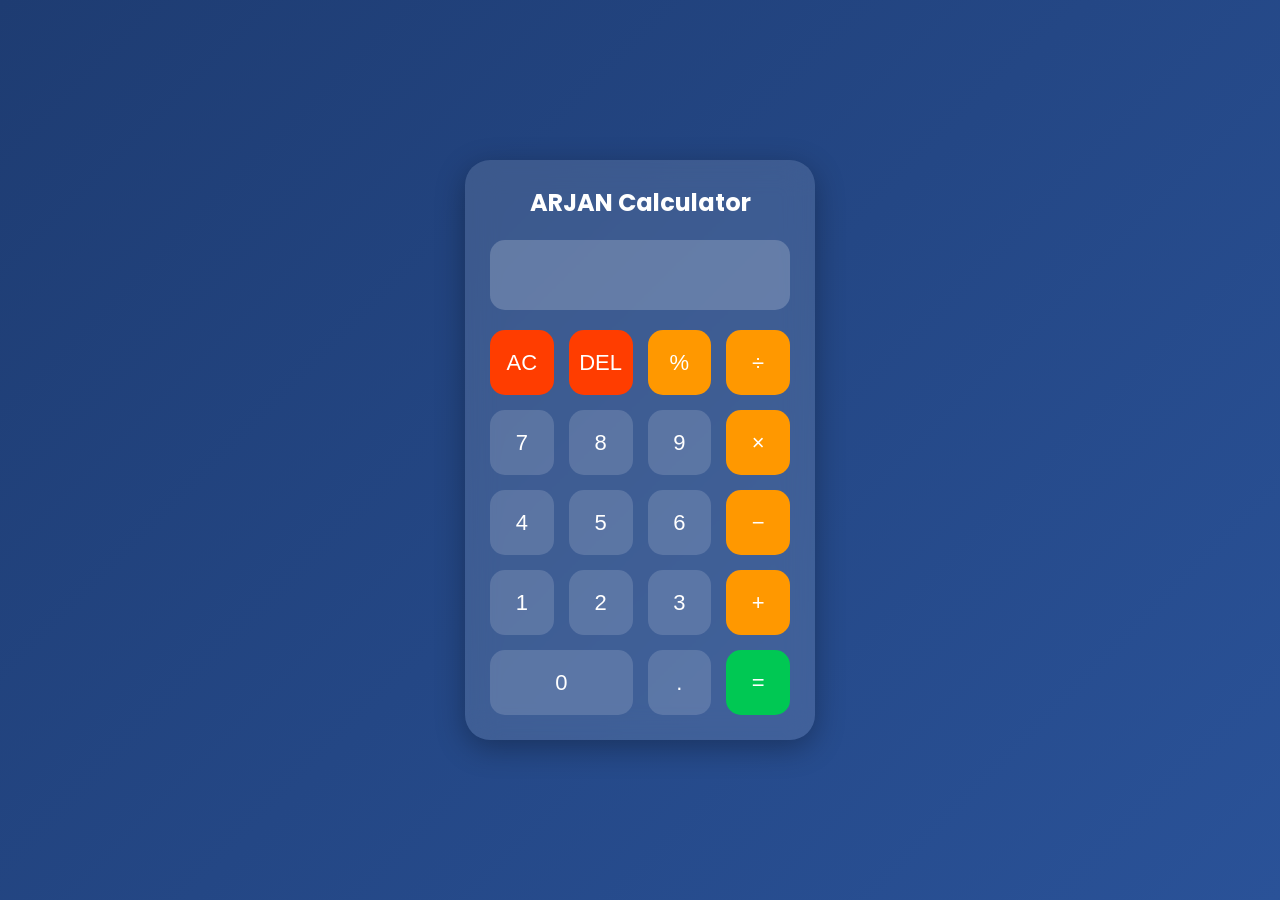
<file: Calculator/index.html>
<!DOCTYPE html>
<html lang="en">
<head>
    <meta charset="UTF-8">
    <meta name="viewport" content="width=device-width, initial-scale=1.0">
    <title>Modern Calculator</title>

    <link rel="stylesheet" href="style.css">

    <link href="https://fonts.googleapis.com/css2?family=Poppins:wght@300;400;500;600&display=swap" rel="stylesheet">
</head>
<body>

    <div class="container">

        <div class="calculator">

            <h2>ARJAN Calculator</h2>

            <input type="text" id="display" readonly>

            <div class="buttons">

                <button onclick="clearDisplay()" class="special">AC</button>
                <button onclick="deleteLast()" class="special">DEL</button>
                <button onclick="appendValue('%')" class="operator">%</button>
                <button onclick="appendValue('/')" class="operator">÷</button>

                <button onclick="appendValue('7')">7</button>
                <button onclick="appendValue('8')">8</button>
                <button onclick="appendValue('9')">9</button>
                <button onclick="appendValue('*')" class="operator">×</button>

                <button onclick="appendValue('4')">4</button>
                <button onclick="appendValue('5')">5</button>
                <button onclick="appendValue('6')">6</button>
                <button onclick="appendValue('-')" class="operator">−</button>

                <button onclick="appendValue('1')">1</button>
                <button onclick="appendValue('2')">2</button>
                <button onclick="appendValue('3')">3</button>
                <button onclick="appendValue('+')" class="operator">+</button>

                <button onclick="appendValue('0')" class="zero">0</button>
                <button onclick="appendValue('.')">.</button>
                <button onclick="calculate()" class="equal">=</button>

            </div>

        </div>

    </div>

    <script src="script.js"></script>

</body>
</html>
</file>
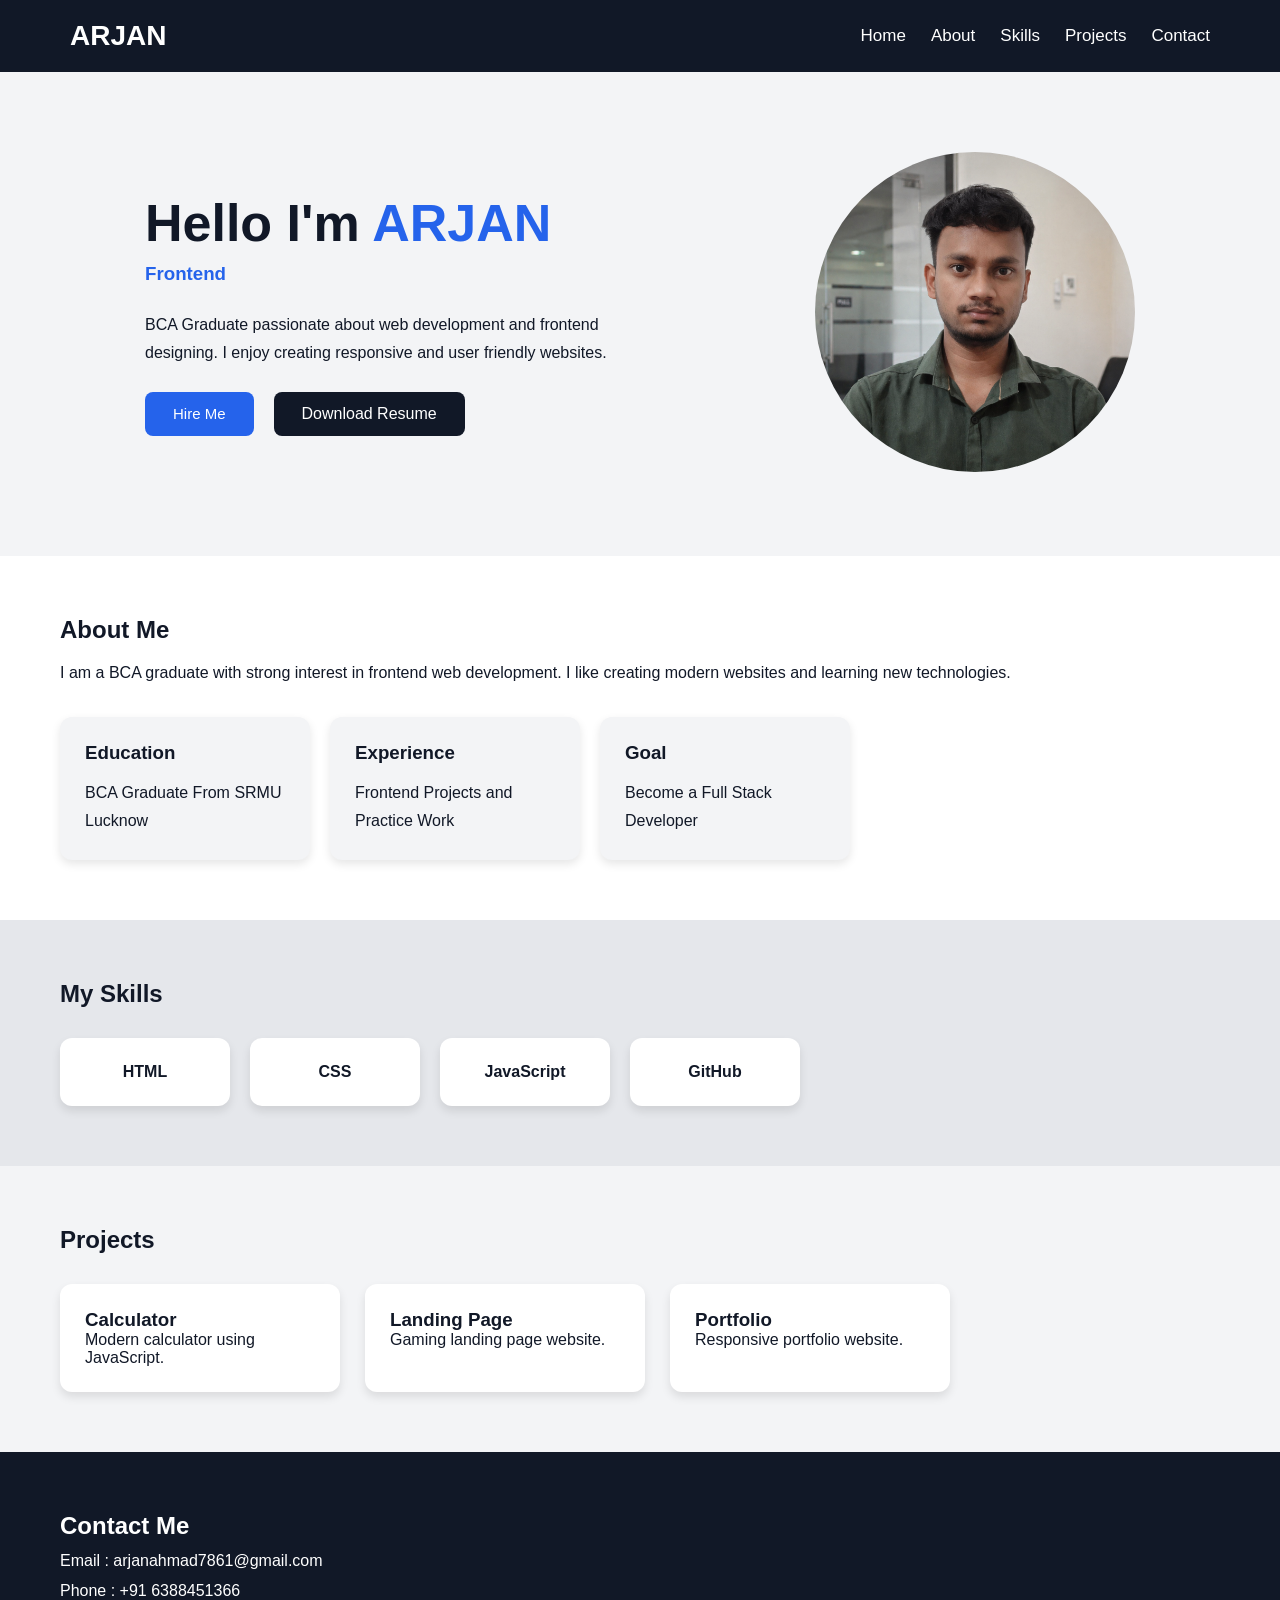
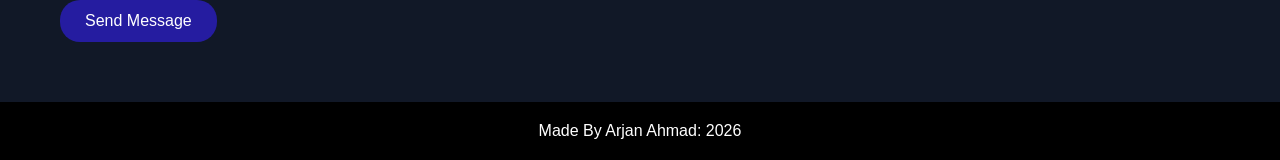
<file: Portfolio/index.html>
<!DOCTYPE html>
<html lang="en">

<head>

    <meta charset="UTF-8">

    <meta name="viewport" content="width=device-width, initial-scale=1.0">
    <title>Arjan Portfolio</title>

    <link rel="stylesheet" href="style.css">

</head>

<body>
    <!-- navbar start -->

    <nav>

        <h2 class="logo">ARJAN</h2>

        <ul>
            <li><a href="#home">Home</a></li>

            <li><a href="#about">About</a></li>
            <li><a href="#skills">Skills</a></li>

            <li><a href="#projects">Projects</a></li>
            <li><a href="#contact">Contact</a></li>

        </ul>
    </nav>

    <!-- hero section -->

    <section class="hero" id="home">

        <div class="left">

     <h1>Hello I'm <span>ARJAN</span></h1>

            <h3 id="typing"></h3>

            <p>

            BCA Graduate passionate about web development and frontend designing.
                I enjoy creating responsive and user friendly websites.
            </p>

           <div class="btns">

                <button onclick="hireMe()">Hire Me</button>

                <!-- resume download -->
                <a href="resume.pdf" download class="resume-btn">

                    Download Resume

                </a>

            </div>

        </div>

        <div class="right">

            <img src="arjan.png" alt="Arjan Ahmad">

        </div>

    </section>

    <!-- about section -->
    <section class="about" id="about">

        <h2>About Me</h2>

        <p>

            I am a BCA graduate with strong interest in frontend web development.
            I like creating modern websites and learning new technologies.

        </p>

        <div class="about-boxes">
            <div class="info-card">

                <h3>Education</h3>

                <p>BCA Graduate From SRMU Lucknow</p>

            </div>

            <div class="info-card">

                <h3>Experience</h3>

                <p>Frontend Projects and Practice Work</p>

          </div>

            <div class="info-card">

                <h3>Goal</h3>

                <p>Become a Full Stack Developer</p>
            </div>

        </div>

    </section>

    <!-- skills section -->

    <section class="skills" id="skills">

        <h2>My Skills</h2>
        <div class="skill-box">

            <div class="card"
                onclick="showSkill('HTML is used to create structure of websites')">

                HTML

            </div>

            <div class="card"
                onclick="showSkill('CSS is used for styling and responsive design')">

                CSS
            </div>

            <div class="card"
                onclick="showSkill('JavaScript adds functionality and interactivity')">

                JavaScript

            </div>

            <div class="card"
                onclick="showSkill('GitHub is used to manage projects and code')">

                GitHub

          </div>

        </div>

    </section>

    <!-- projects -->

    <section class="projects" id="projects">

        <h2>Projects</h2>

        <div class="project-container">

            <div class="project-card"
          onclick="projectInfo('Calculator project created using HTML CSS and JavaScript')">

                <h3>Calculator</h3>

                <p>Modern calculator using JavaScript.</p>

            </div>

            <div class="project-card"
                onclick="projectInfo('Responsive gaming landing page project')">

                <h3>Landing Page</h3>

          <p>Gaming landing page website.</p>

            </div>

            <div class="project-card"
                onclick="projectInfo('Personal portfolio website project')">

                <h3>Portfolio</h3>

                <p>Responsive portfolio website.</p>

            </div>
        </div>

    </section>

    <!-- contact -->

    <section class="contact" id="contact">

        <h2>Contact Me</h2>

        <p>Email : arjanahmad7861@gmail.com</p>

        <p>Phone : +91 6388451366</p>

        <!-- <button onclick="contactMsg()">Send Message</button> -->
         <a href="https://whatsapp.com/send?phone=+916388451366" target="_blank"

            class="contact-btn">Send Message</a>
            
            <!-- <button>Send Message</button>: -->

    </section>

    <!-- footer -->

    <footer>

        <p>Made By Arjan Ahmad: 2026</p>

    </footer>

    <script src="script.js"></script>

</body>

</html>
</file>
<file: Calculator/style.css>
*{
    margin: 0;
    padding: 0;
    box-sizing: border-box;
}

body{
    font-family: 'Poppins', sans-serif;
    height: 100vh;
    display: flex;
    justify-content: center;
    align-items: center;

    background: linear-gradient(135deg,#1e3c72,#2a5298);
}

.container{
    width: 100%;
    display: flex;
    justify-content: center;
    align-items: center;
}

.calculator{
    width: 350px;
    padding: 25px;
    border-radius: 25px;

    background: rgba(255,255,255,0.12);

    backdrop-filter: blur(15px);

    box-shadow: 0 8px 30px rgba(0,0,0,0.3);
}

.calculator h2{
    text-align: center;
    color: white;
    margin-bottom: 20px;
}

#display{
    width: 100%;
    height: 70px;

    border: none;
    outline: none;

    border-radius: 15px;

    margin-bottom: 20px;

    text-align: right;
    padding: 15px;

    font-size: 28px;

    background: rgba(255,255,255,0.2);
    color: white;
}

.buttons{
    display: grid;
    grid-template-columns: repeat(4,1fr);
    gap: 15px;
}

button{
    height: 65px;

    border: none;
    border-radius: 15px;

    font-size: 22px;
    cursor: pointer;

    transition: 0.3s;

    background: rgba(255,255,255,0.15);
    color: white;
}

button:hover{
    transform: scale(1.08);

    background: rgba(255,255,255,0.3);
}

.operator{
    background: #ff9800;
}

.equal{
    background: #00c853;
}

.special{
    background: #ff3d00;
}

.zero{
    grid-column: span 2;
}

@media(max-width:400px){

    .calculator{
        width: 95%;
    }

    button{
        height: 55px;
        font-size: 18px;
    }
}
</file>
<file: Portfolio/style.css>
*{

    margin:0;
    padding:0;

    box-sizing:border-box;
}

/* smooth scroll */

html{

    scroll-behavior:smooth;
}

/* body design */

body{

    font-family:Arial;

    background:#f3f4f6;

    color:#111827;
}

/* navbar */

nav{

    display:flex;

    justify-content:space-between;

    align-items:center;

    padding:20px 70px;

    background:#111827;

    position:sticky;

    top:0;

    z-index:1000;
}

.logo{

    color:white;

    font-size:28px;
}

nav ul{

    display:flex;

    list-style:none;
}

nav ul li{

    margin-left:25px;
}

nav ul li a{

    color:white;

    text-decoration:none;

    font-size:17px;

    transition:0.3s;
}

nav ul li a:hover{

    color:#60a5fa;
}

/* hero section */

.hero{

    display:flex;

    justify-content:space-around;

    align-items:center;

    padding:80px 60px;
}

.left{

    width:500px;
}

.left h1{

    font-size:52px;

    margin-bottom:10px;
}

.left span{

    color:#2563eb;
}

/* typing effect */

#typing{

    color:#2563eb;

    margin-bottom:18px;

    height:30px;
}

.left p{

    line-height:28px;
}

/* buttons */

.btns{

    display:flex;

    gap:20px;
}

button{

    margin-top:25px;

    padding:13px 28px;

    border:none;

    background:#2563eb;

    color:white;

    border-radius:8px;

    cursor:pointer;

    font-size:15px;

    transition:0.3s;
}

button:hover{

    background:#1d4ed8;

    transform:scale(1.05);
}

/* resume button */

.resume-btn{

    margin-top:25px;

    padding:13px 28px;

    background:#111827;

    color:white;

    border-radius:8px;

    text-decoration:none;

    display:inline-block;

    transition:0.3s;
}

.resume-btn:hover{

    background:black;

    transform:scale(1.05);
}

/* image */

.right img{

    width:320px;
    height:320px;
    border-radius:50%;
    object-fit:cover;
}

/* common section */

section{

    padding:60px;
}

/* about */

.about{

    background:white;
}

.about p{

    margin-top:15px;

    line-height:28px;
}

/* about cards */

.about-boxes{

    display:flex;

    gap:20px;

    margin-top:30px;
}

.info-card{

    background:#f3f4f6;

    padding:25px;

    border-radius:12px;

    width:250px;

    box-shadow:0px 4px 10px rgba(0,0,0,0.1);
}

/* skills */

.skills{

    background:#e5e7eb;
}

.skill-box{

    display:flex;

    gap:20px;

    margin-top:30px;
}

.card{

    background:white;

    padding:25px;

    width:170px;

    text-align:center;

    border-radius:12px;

    font-weight:bold;

    box-shadow:0px 5px 10px rgba(0,0,0,0.1);

    cursor:pointer;

    transition:0.3s;
}

.card:hover{

    background:#2563eb;

    color:white;

    transform:translateY(-8px);
}

/* projects */

.project-container{

    display:flex;

    gap:25px;

    margin-top:30px;
}

.project-card{

    background:white;

    padding:25px;

    border-radius:12px;

    width:280px;

    box-shadow:0px 5px 10px rgba(0,0,0,0.1);

    cursor:pointer;

    transition:0.3s;
}

.project-card:hover{

    transform:scale(1.05);

    background:#dbeafe;
}

/* contact */

.contact{

    background:#111827;

    color:white;
}

.contact p{

    margin-top:12px;
}

/* footer */

footer{

    background:black;

    color:white;

    text-align:center;

    padding:20px;
}

.contact-btn{
    display: inline-block;
    padding: 12px 25px;
    background: #251ca0;
    color: white;
    text-decoration: none;
    border-radius: 20px;
}
</file>
